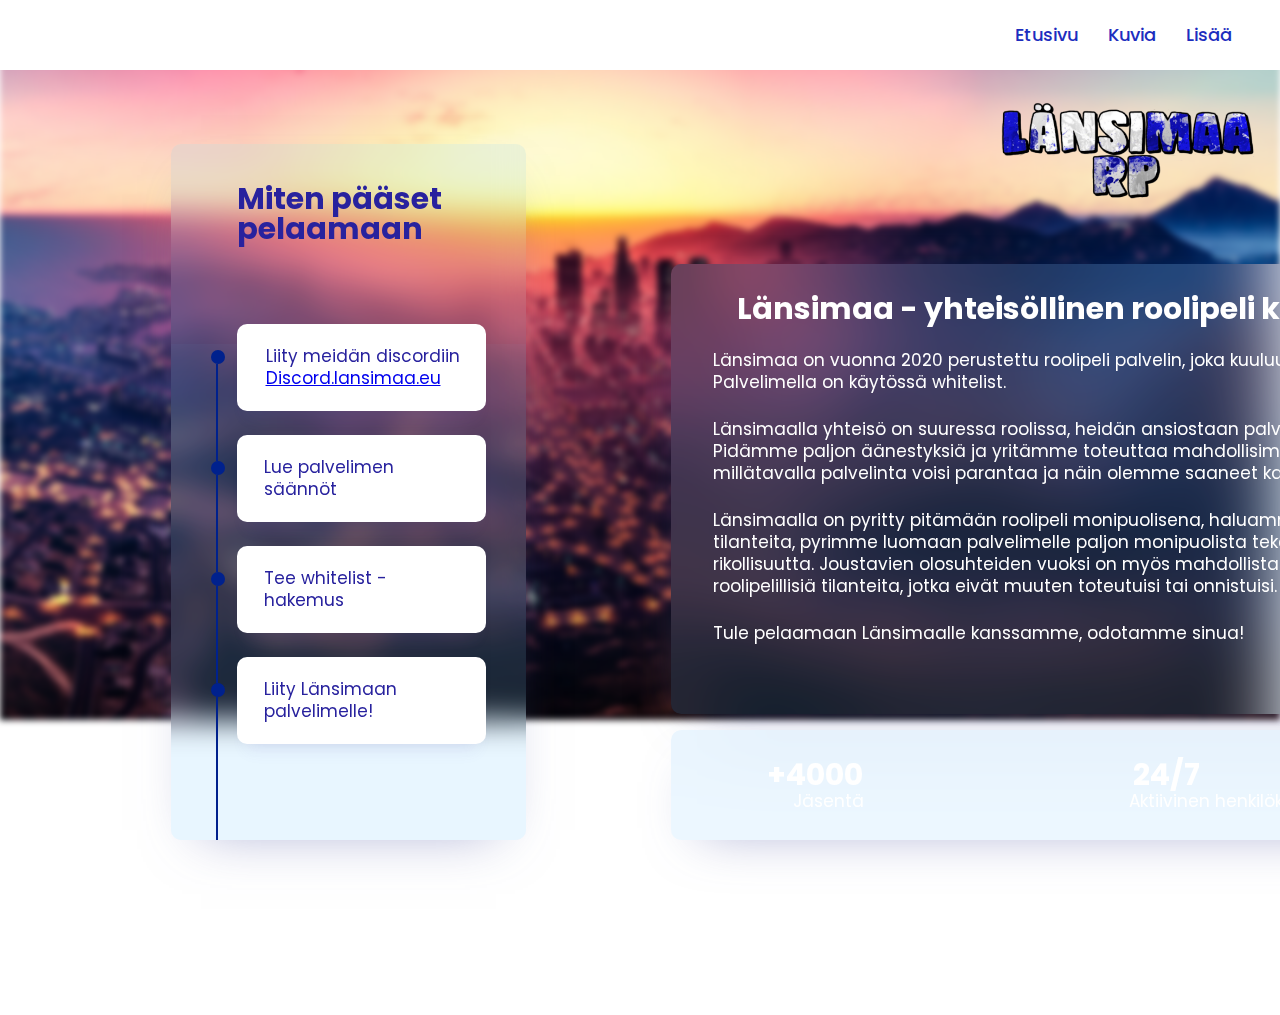
<file: index.html>
<!DOCTYPE html>
<html lang="eng">


<head>
  <meta charset="UTF-8">
  <link href="css/ulkoasu.css" rel="stylesheet">
  <link href="css/Etusivuohje.css" rel="stylesheet">
  <link href="css/media.css" rel="stylesheet">
  <link href="https://fonts.googleapis.com/css?family=Archivo+Black&display=swap" rel="stylesheet">

</head>

<body>
  
  <!-------------------------------------------------------->

  <nav>
    <div class="wrapper">
      <div class="logo"><a href="#"></a></div>
      <ul class="nav-links">
        <li><a href="index.html">Etusivu</a></li>
        <li><a href="kuvia.html">Kuvia</a></li>

        <li>
          <a href="#" class="desktop-item">Lisää</a>
          <input type="checkbox" id="showMega">
          <label for="showMega" class="mobile-item">Mega Menu</label>
          <div class="mega-box">
            <div class="content">
              <div class="row">
                <img
                  src="img/Lansimaa_logo_identity.png"
                  alt="">
              </div>
              <div class="row">
                <header>Länsimaan säännöt</header>
                <ul class="mega-links">
                  <li><a href="dc-säännöt.html">Discord säännöt</a></li>
                  <li><a href="rp-säännöt.html">Roolipeli säännöt</a></li>
                  <li><a target="_blank", href="https://drive.google.com/file/d/10idn3X-y6XdYLoh7VbAgaC2nbhBC8Htr/view">Käyttöehdot</a></li>

                </ul>
              </div>
              <div class="row">
                <header>Ota yhteyttä</header>
                <ul class="mega-links">
                  <li><a href="mailto:contact@lansimaa.eu">Länsimaa sähköposti</a></li>
                  <li><a target="_blank", href="https://discord.com/channels/709622506922836030/1032260434394349598">Discord</a></li>
                </ul>
            </div>
          </div>
        </li>
      </ul>
      <label for="menu-btn" class="btn menu-btn"><i class="fas fa-bars"></i></label>
    </div>
  </nav> 
  <img class="taustak" src="img/taustakuva6.jpg" >
  <img class="logoo" src="img/länkkäri2.png">

  <!-------------------------------------------------------------------------------------------------------------------------->

  <div class="main">

      <div class="timeline">
        
        <h3>Miten pääset pelaamaan</h3> 
        <div class="box">
          
          <div class="container">
            
            <div class="lines">
              <div class="dot"></div>
              <div class="line"></div>
              <div class="dot"></div>
              <div class="line"></div>
              <div class="dot"></div>
              <div class="line"></div>
              <div class="dot"></div>
              <div class="line"></div>
              <div class="line"></div>
            </div>
            
            <div class="cards">
              <div class="card">
                <p>Liity meidän discordiin <br> <a target="_blank", href="Discord.lansimaa.eu">Discord.lansimaa.eu</a></p>
              </div>
              <div class="card">
                <p>Lue palvelimen säännöt</p>
              </div>
              <div class="card">
                <p>Tee whitelist -hakemus</p>
              </div>
              <div class="card ">
                <p>Liity Länsimaan palvelimelle!</p>
                
            </div>
          </div>
        </div>
      </div>
  </div>

  <div class="main">

    <div class="timeline2">
      <div class="box">
        <h3>Länsimaa - yhteisöllinen roolipeli kaikille</h3>
        <br>
        <p class="ö">Länsimaa on vuonna 2020 perustettu roolipeli palvelin, joka kuuluu Suomiteemaisten palvelimien TOP10 listalle. 
           Palvelimella on käytössä whitelist.</p> 
        <br>
        <p class="ö">Länsimaalla yhteisö on suuressa roolissa, heidän ansiostaan palvelin on rakennettu juuri sellaiseksi mitä on toivottu. Pidämme paljon äänestyksiä ja yritämme toteuttaa mahdollisimman paljon yhteisön tuomia ideoita ja ajatuksia millätavalla palvelinta voisi parantaa ja näin olemme saaneet kaikkien roolipelikokemuksista parempia!  </p> 
        <br>
        <p class="ö">Länsimaalla on pyritty pitämään roolipeli monipuolisena, haluamme että roolipeli on muutakin kuin rosvot vs poliisi -tilanteita, pyrimme luomaan palvelimelle paljon monipuolista tekemistä myös kansalaisille, jotka eivät halua tehdä rikollisuutta. Joustavien olosuhteiden vuoksi on myös mahdollista järjestää Länsimaan henkilökunnan avustuksella roolipelillisiä tilanteita, jotka eivät muuten toteutuisi tai onnistuisi.</p>
        <br>
        <p class="ö">Tule pelaamaan Länsimaalle kanssamme, odotamme sinua!</p>
    </div>
  </div>

  <div class="main">

    <div class="timeline3">
      <div class="box">
        <h3 class="glow">&nbsp;&nbsp;&nbsp;&nbsp;&nbsp;+4000 &nbsp;&nbsp;&nbsp;&nbsp;&nbsp;&nbsp;&nbsp;&nbsp;&nbsp;&nbsp;&nbsp;&nbsp;&nbsp;&nbsp;&nbsp;&nbsp;&nbsp;&nbsp;&nbsp;&nbsp;&nbsp;&nbsp;&nbsp;&nbsp;&nbsp;&nbsp;&nbsp;&nbsp;&nbsp;&nbsp;&nbsp;&nbsp;&nbsp;&nbsp;&nbsp;&nbsp;&nbsp;&nbsp;&nbsp;&nbsp;&nbsp;&nbsp;&nbsp; 
          24/7  &nbsp;&nbsp;&nbsp;&nbsp;&nbsp;&nbsp;&nbsp;&nbsp;&nbsp;&nbsp;&nbsp;&nbsp;&nbsp;&nbsp;&nbsp;&nbsp;&nbsp;&nbsp;&nbsp;&nbsp;&nbsp;&nbsp;&nbsp;&nbsp;&nbsp;&nbsp;&nbsp;&nbsp;&nbsp;&nbsp;&nbsp;&nbsp;&nbsp;&nbsp;&nbsp;&nbsp;&nbsp;&nbsp;&nbsp;&nbsp;&nbsp;&nbsp;&nbsp;&nbsp;
          TOP 10</h3>
        <p class="j">&nbsp;&nbsp;&nbsp;&nbsp;&nbsp;&nbsp;&nbsp;&nbsp;&nbsp;&nbsp;&nbsp;&nbsp;&nbsp;&nbsp;&nbsp;&nbsp;Jäsentä&nbsp;&nbsp;&nbsp;&nbsp;&nbsp;&nbsp;&nbsp;&nbsp;&nbsp;&nbsp;&nbsp;&nbsp;&nbsp;&nbsp;&nbsp;&nbsp;&nbsp;&nbsp;&nbsp;&nbsp;&nbsp;&nbsp;&nbsp;&nbsp;&nbsp;&nbsp;&nbsp;&nbsp;&nbsp;&nbsp;&nbsp;&nbsp;&nbsp;&nbsp;&nbsp;&nbsp;&nbsp;&nbsp;&nbsp;&nbsp;&nbsp;&nbsp;&nbsp;&nbsp;&nbsp;&nbsp;&nbsp;&nbsp;&nbsp;&nbsp;&nbsp;&nbsp;
        Aktiivinen henkilökunta&nbsp;&nbsp;&nbsp;&nbsp;&nbsp;&nbsp;&nbsp;&nbsp;&nbsp;&nbsp;&nbsp;&nbsp;&nbsp;&nbsp;&nbsp;&nbsp;&nbsp;&nbsp;&nbsp;&nbsp;&nbsp;&nbsp;&nbsp;&nbsp;&nbsp;&nbsp;&nbsp;&nbsp;&nbsp;&nbsp;&nbsp;&nbsp;&nbsp;&nbsp;&nbsp;&nbsp;&nbsp;Suomiteemainen palvelin</p>
    </div>
  </div>

  <div class="main">
    <div class="timeline4">
      <div class="box">
        <ul class="wrapper">
          <li class="icon tiktok"><a href="https://www.tiktok.com/@lansimaarp.fivem" target="_blank">
            <svg
              viewBox="20 -50 200 300"
              height="1.9em"
              fill="currentColor"
              xmlns="http://www.w3.org/2000/svg" x="0px" y="0px" width="100" height="100" viewBox="0,0,256,256"
              >
              <g stroke="none" stroke-width="1" stroke-linecap="butt" stroke-linejoin="miter" stroke-miterlimit="10" stroke-dasharray="" stroke-dashoffset="0" font-family="none" font-weight="none" font-size="none" text-anchor="none" style="mix-blend-mode: normal"><g transform="scale(5.12,5.12)"><path d="M9,4c-2.75042,0 -5,2.24958 -5,5v32c0,2.75042 2.24958,5 5,5h32c2.75042,0 5,-2.24958 5,-5v-32c0,-2.75042 -2.24958,-5 -5,-5zM9,6h32c1.67158,0 3,1.32842 3,3v32c0,1.67158 -1.32842,3 -3,3h-32c-1.67158,0 -3,-1.32842 -3,-3v-32c0,-1.67158 1.32842,-3 3,-3zM26.04297,10c-0.5515,0.00005 -0.99887,0.44655 -1,0.99805c0,0 -0.01098,4.87522 -0.02148,9.76172c-0.0053,2.44325 -0.01168,4.88902 -0.01562,6.73047c-0.00394,1.84145 -0.00586,3.0066 -0.00586,3.10352c0,1.81526 -1.64858,3.29883 -3.52734,3.29883c-1.86379,0 -3.35156,-1.48972 -3.35156,-3.35352c0,-1.86379 1.48777,-3.35156 3.35156,-3.35156c0.06314,0 0.1904,0.02075 0.4082,0.04688c0.28415,0.03406 0.56927,-0.05523 0.78323,-0.24529c0.21396,-0.19006 0.33624,-0.46267 0.33591,-0.74885v-4.20117c-0.00005,-0.528 -0.41054,-0.965 -0.9375,-0.99805c-0.15583,-0.0098 -0.35192,-0.0293 -0.58984,-0.0293c-5.24953,0 -9.52734,4.27782 -9.52734,9.52734c0,5.24953 4.27782,9.52734 9.52734,9.52734c5.24938,0 9.52734,-4.27782 9.52734,-9.52734v-9.04883c1.45461,1.16341 3.26752,1.90039 5.26953,1.90039c0.27306,0 0.53277,-0.01618 0.78125,-0.03906c0.51463,-0.04749 0.90832,-0.47927 0.9082,-0.99609v-4.66992c0.0003,-0.52448 -0.40463,-0.9601 -0.92773,-0.99805c-3.14464,-0.22561 -5.65141,-2.67528 -5.97852,-5.79102c-0.05305,-0.50925 -0.48214,-0.89619 -0.99414,-0.89648zM27.04102,12h2.28125c0.72678,3.2987 3.30447,5.8144 6.63672,6.44531v2.86523c-2.13887,-0.10861 -4.01749,-1.1756 -5.12305,-2.85742c-0.24284,-0.36962 -0.69961,-0.53585 -1.12322,-0.40877c-0.4236,0.12708 -0.71344,0.51729 -0.71272,0.95955v11.53516c0,4.16848 -3.35873,7.52734 -7.52734,7.52734c-4.16848,0 -7.52734,-3.35887 -7.52734,-7.52734c0,-4.00052 3.12077,-7.17588 7.05469,-7.43164v2.17578c-2.71358,0.25252 -4.87891,2.47904 -4.87891,5.25586c0,2.94421 2.40735,5.35352 5.35156,5.35352c2.92924,0 5.52734,-2.30609 5.52734,-5.29883c0,0.04892 0.00186,-1.25818 0.00586,-3.09961c0.0039,-1.84143 0.01037,-4.28722 0.01563,-6.73047c0.0094,-4.3869 0.0177,-7.91447 0.01953,-8.76367z"></path></g></g>
              </svg>
          </a>
          </li>
          <li class="icon discord"><a href="https://discord.gg/Ue9UuxDaU7" target="_blank">
            <svg
              height="1.8em"
              fill="currentColor"
              viewBox="0 -5 48 48"
              xmlns="http://www.w3.org/2000/svg" x="0px" y="0px" width="100" height="100" viewBox="0 0 50 50">
                          <path d="M 18.90625 7 C 18.90625 7 12.539063 7.4375 8.375 10.78125 C 8.355469 10.789063 8.332031 10.800781 8.3125 10.8125 C 7.589844 11.480469 7.046875 12.515625 6.375 14 C 5.703125 15.484375 4.992188 17.394531 4.34375 19.53125 C 3.050781 23.808594 2 29.058594 2 34 C 1.996094 34.175781 2.039063 34.347656 2.125 34.5 C 3.585938 37.066406 6.273438 38.617188 8.78125 39.59375 C 11.289063 40.570313 13.605469 40.960938 14.78125 41 C 15.113281 41.011719 15.429688 40.859375 15.625 40.59375 L 18.0625 37.21875 C 20.027344 37.683594 22.332031 38 25 38 C 27.667969 38 29.972656 37.683594 31.9375 37.21875 L 34.375 40.59375 C 34.570313 40.859375 34.886719 41.011719 35.21875 41 C 36.394531 40.960938 38.710938 40.570313 41.21875 39.59375 C 43.726563 38.617188 46.414063 37.066406 47.875 34.5 C 47.960938 34.347656 48.003906 34.175781 48 34 C 48 29.058594 46.949219 23.808594 45.65625 19.53125 C 45.007813 17.394531 44.296875 15.484375 43.625 14 C 42.953125 12.515625 42.410156 11.480469 41.6875 10.8125 C 41.667969 10.800781 41.644531 10.789063 41.625 10.78125 C 37.460938 7.4375 31.09375 7 31.09375 7 C 31.019531 6.992188 30.949219 6.992188 30.875 7 C 30.527344 7.046875 30.234375 7.273438 30.09375 7.59375 C 30.09375 7.59375 29.753906 8.339844 29.53125 9.40625 C 27.582031 9.09375 25.941406 9 25 9 C 24.058594 9 22.417969 9.09375 20.46875 9.40625 C 20.246094 8.339844 19.90625 7.59375 19.90625 7.59375 C 19.734375 7.203125 19.332031 6.964844 18.90625 7 Z M 18.28125 9.15625 C 18.355469 9.359375 18.40625 9.550781 18.46875 9.78125 C 16.214844 10.304688 13.746094 11.160156 11.4375 12.59375 C 11.074219 12.746094 10.835938 13.097656 10.824219 13.492188 C 10.816406 13.882813 11.039063 14.246094 11.390625 14.417969 C 11.746094 14.585938 12.167969 14.535156 12.46875 14.28125 C 17.101563 11.410156 22.996094 11 25 11 C 27.003906 11 32.898438 11.410156 37.53125 14.28125 C 37.832031 14.535156 38.253906 14.585938 38.609375 14.417969 C 38.960938 14.246094 39.183594 13.882813 39.175781 13.492188 C 39.164063 13.097656 38.925781 12.746094 38.5625 12.59375 C 36.253906 11.160156 33.785156 10.304688 31.53125 9.78125 C 31.59375 9.550781 31.644531 9.359375 31.71875 9.15625 C 32.859375 9.296875 37.292969 9.894531 40.3125 12.28125 C 40.507813 12.460938 41.1875 13.460938 41.8125 14.84375 C 42.4375 16.226563 43.09375 18.027344 43.71875 20.09375 C 44.9375 24.125 45.921875 29.097656 45.96875 33.65625 C 44.832031 35.496094 42.699219 36.863281 40.5 37.71875 C 38.5 38.496094 36.632813 38.84375 35.65625 38.9375 L 33.96875 36.65625 C 34.828125 36.378906 35.601563 36.078125 36.28125 35.78125 C 38.804688 34.671875 40.15625 33.5 40.15625 33.5 C 40.570313 33.128906 40.605469 32.492188 40.234375 32.078125 C 39.863281 31.664063 39.226563 31.628906 38.8125 32 C 38.8125 32 37.765625 32.957031 35.46875 33.96875 C 34.625 34.339844 33.601563 34.707031 32.4375 35.03125 C 32.167969 35 31.898438 35.078125 31.6875 35.25 C 29.824219 35.703125 27.609375 36 25 36 C 22.371094 36 20.152344 35.675781 18.28125 35.21875 C 18.070313 35.078125 17.8125 35.019531 17.5625 35.0625 C 16.394531 34.738281 15.378906 34.339844 14.53125 33.96875 C 12.234375 32.957031 11.1875 32 11.1875 32 C 10.960938 31.789063 10.648438 31.699219 10.34375 31.75 C 9.957031 31.808594 9.636719 32.085938 9.53125 32.464844 C 9.421875 32.839844 9.546875 33.246094 9.84375 33.5 C 9.84375 33.5 11.195313 34.671875 13.71875 35.78125 C 14.398438 36.078125 15.171875 36.378906 16.03125 36.65625 L 14.34375 38.9375 C 13.367188 38.84375 11.5 38.496094 9.5 37.71875 C 7.300781 36.863281 5.167969 35.496094 4.03125 33.65625 C 4.078125 29.097656 5.0625 24.125 6.28125 20.09375 C 6.90625 18.027344 7.5625 16.226563 8.1875 14.84375 C 8.8125 13.460938 9.492188 12.460938 9.6875 12.28125 C 12.707031 9.894531 17.140625 9.296875 18.28125 9.15625 Z M 18.5 21 C 15.949219 21 14 23.316406 14 26 C 14 28.683594 15.949219 31 18.5 31 C 21.050781 31 23 28.683594 23 26 C 23 23.316406 21.050781 21 18.5 21 Z M 31.5 21 C 28.949219 21 27 23.316406 27 26 C 27 28.683594 28.949219 31 31.5 31 C 34.050781 31 36 28.683594 36 26 C 36 23.316406 34.050781 21 31.5 21 Z M 18.5 23 C 19.816406 23 21 24.265625 21 26 C 21 27.734375 19.816406 29 18.5 29 C 17.183594 29 16 27.734375 16 26 C 16 24.265625 17.183594 23 18.5 23 Z M 31.5 23 C 32.816406 23 34 24.265625 34 26 C 34 27.734375 32.816406 29 31.5 29 C 30.183594 29 29 27.734375 29 26 C 29 24.265625 30.183594 23 31.5 23 Z"></path>
              </svg>
              </a>
          </li>
        </ul>
      </div>
    </div>
  </div>
  <div class="main">
    <div class="timeline5">
      <div class="box">
        <p>&nbsp;&nbsp;&#169; Julumaepe</p>
    	</div>
    </div>
  </div>
</body>
</html>
</file>
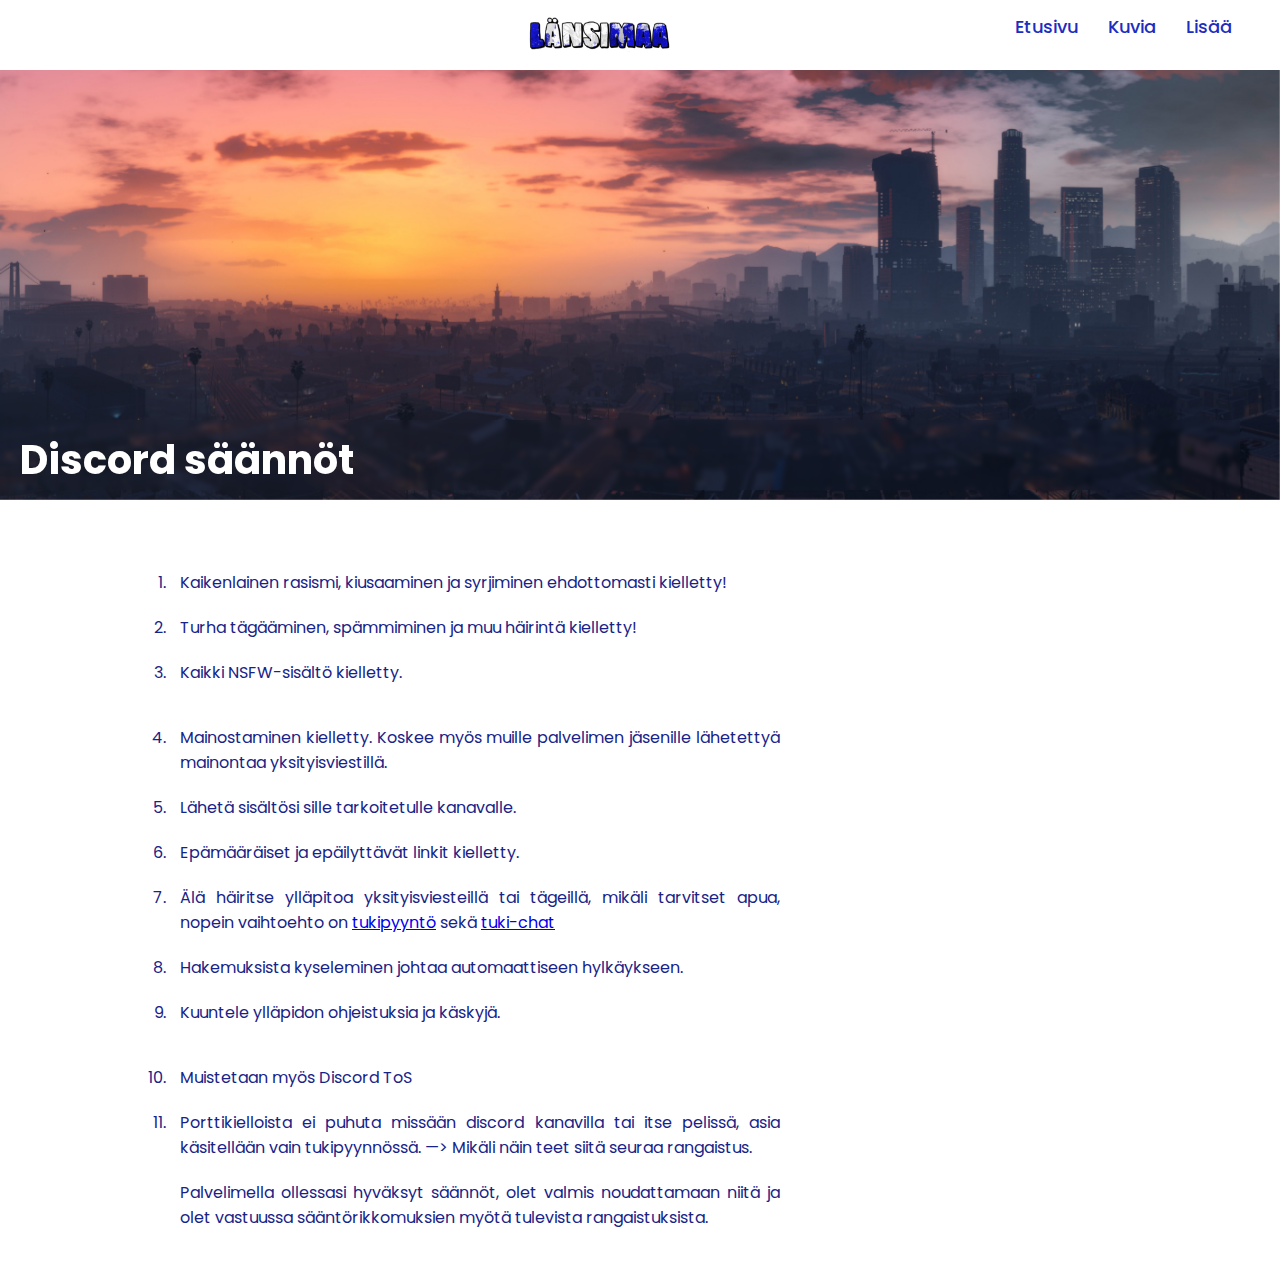
<file: dc-säännöt.html>
<!DOCTYPE html>
<head>
    <link href="css/ulkoasu.css" rel="stylesheet">
    <link href="css/säännöt.css" rel="stylesheet">
</head>
<body>
  <nav>
    <div class="wrapper">
      <div class="logo"><a href="#"></a></div>
      <input type="radio" name="slider" id="menu-btn">
      <input type="radio" name="slider" id="close-btn">
      <ul class="nav-links">
        <label for="close-btn" class="btn close-btn"><i class="fas fa-times"></i></label>
        <li><img src="img/länkkäri.png" width="30%" height="70%"></li>
        <li><a href="index.html">Etusivu</a></li>
        <li><a href="kuvia.html">Kuvia</a></li>

        
            <li>
              <a href="#" class="desktop-item">Lisää</a>
              <input type="checkbox" id="showMega">
              <label for="showMega" class="mobile-item">Mega Menu</label>
              <div class="mega-box">
                <div class="content">
                  <div class="row">
                    <img
                      class=kansik src="img/Lansimaa_logo_identity.png"
                      alt="">
                  </div>
                  <div class="row">
                    <header>Länsimaan säännöt</header>
                    <ul class="mega-links">
                      <li><a href="dc-säännöt.html">Discord säännöt</a></li>
                      <li><a href="rp-säännöt.html">Roolipeli säännöt</a></li>
                      <li><a target="_blank", href="https://drive.google.com/file/d/10idn3X-y6XdYLoh7VbAgaC2nbhBC8Htr/view">Käyttöehdot</a></li>
    
                    </ul>
                  </div>
                  <div class="row">
                    <header>Ota yhteyttä</header>
                    <ul class="mega-links">
                      <li><a href="mailto:Lansimaarp@gmail.com">Länsimaa sähköposti</a></li>
                      <li><a target="_blank", href="https://discord.com/channels/709622506922836030/1032260434394349598">Discord</a></li>
    
                    </ul>
                  </div>
                </div>
              </div>
            </li>
          </ul>
          <label for="menu-btn" class="btn menu-btn"><i class="fas fa-bars"></i></label>
        </div>
      </nav>
<header class="hero"></header>
<article>
  <h1>Discord säännöt</h1>
    <br>
    <br>
    <ol>
      <li class="s">Kaikenlainen rasismi, kiusaaminen ja syrjiminen ehdottomasti kielletty!</li>
      <li class="s">Turha tägääminen, spämmiminen ja muu häirintä kielletty!</li>
      <li class="s">Kaikki NSFW-sisältö kielletty.</p>
      <li class="s">Mainostaminen kielletty. Koskee myös muille palvelimen jäsenille lähetettyä mainontaa yksityisviestillä.</li>
      <li class="s">Lähetä sisältösi sille tarkoitetulle kanavalle.</li>
      <li class="s">Epämääräiset ja epäilyttävät linkit kielletty.</li>
      <li class="s">Älä häiritse ylläpitoa yksityisviesteillä tai tägeillä, mikäli tarvitset apua, nopein vaihtoehto on <a target="_blank", href="https://discord.com/channels/709622506922836030/1032260434394349598">tukipyyntö</a> sekä <a target="_blank", href="https://discord.com/channels/709622506922836030/1032264319271981076">tuki-chat</a></li>
      <li class="s">Hakemuksista kyseleminen johtaa automaattiseen hylkäykseen.</li>
      <li class="s">Kuuntele ylläpidon ohjeistuksia ja käskyjä.</p>
      <li class="s">Muistetaan myös Discord ToS</li>
      <li class="s">Porttikielloista ei puhuta missään discord kanavilla tai itse pelissä, asia käsitellään vain tukipyynnössä. —> Mikäli näin teet siitä seuraa rangaistus.</p>
      <p>Palvelimella ollessasi hyväksyt säännöt, olet valmis noudattamaan niitä ja olet vastuussa sääntörikkomuksien myötä tulevista rangaistuksista.</li>
  </ol>
</article>
</body>
</html>
</file>
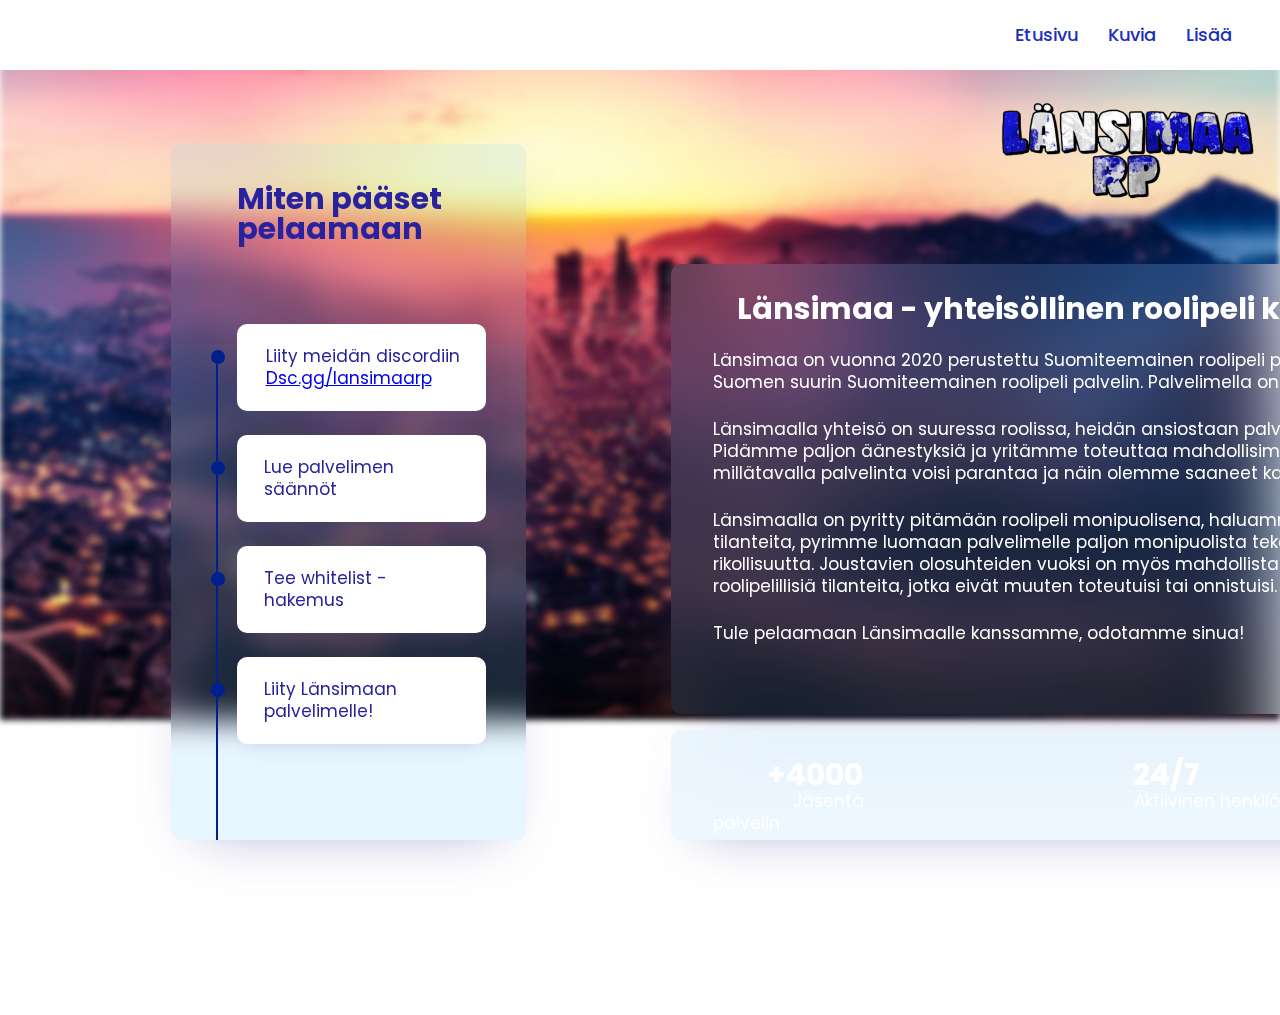
<file: etusivu.html>
<!DOCTYPE html>
<html lang="eng">


<head>
  <meta charset="UTF-8">
  <link href="css/ulkoasu.css" rel="stylesheet">
  <link href="css/Etusivuohje.css" rel="stylesheet">
  <link href="css/media.css" rel="stylesheet">
  <link href="https://fonts.googleapis.com/css?family=Archivo+Black&display=swap" rel="stylesheet">

</head>

<body>
  
  <!-------------------------------------------------------->

  <nav>
    <div class="wrapper">
      <div class="logo"><a href="#"></a></div>
      <ul class="nav-links">
        <li><a href="etusivu.html">Etusivu</a></li>
        <li><a href="kuvia.html">Kuvia</a></li>

        <li>
          <a href="#" class="desktop-item">Lisää</a>
          <input type="checkbox" id="showMega">
          <label for="showMega" class="mobile-item">Mega Menu</label>
          <div class="mega-box">
            <div class="content">
              <div class="row">
                <img
                  src="img/Lansimaa_logo_identity.png"
                  alt="">
              </div>
              <div class="row">
                <header>Länsimaan säännöt</header>
                <ul class="mega-links">
                  <li><a href="dc-säännöt.html">Discord säännöt</a></li>
                  <li><a href="rp-säännöt.html">Roolipeli säännöt</a></li>
                  <li><a target="_blank", href="https://drive.google.com/file/d/10idn3X-y6XdYLoh7VbAgaC2nbhBC8Htr/view">Käyttöehdot</a></li>

                </ul>
              </div>
              <div class="row">
                <header>Ota yhteyttä</header>
                <ul class="mega-links">
                  <li><a href="mailto:Lansimaarp@gmail.com">Länsimaa sähköposti</a></li>
                  <li><a target="_blank", href="https://discord.com/channels/709622506922836030/1032260434394349598">Discord</a></li>
                </ul>
            </div>
          </div>
        </li>
      </ul>
      <label for="menu-btn" class="btn menu-btn"><i class="fas fa-bars"></i></label>
    </div>
  </nav> 
  <img class="taustak" src="img/taustakuva6.jpg" >
  <img class="logoo" src="img/länkkäri2.png">

  <!-------------------------------------------------------------------------------------------------------------------------->

  <div class="main">

      <div class="timeline">
        
        <h3>Miten pääset pelaamaan</h3> 
        <div class="box">
          
          <div class="container">
            
            <div class="lines">
              <div class="dot"></div>
              <div class="line"></div>
              <div class="dot"></div>
              <div class="line"></div>
              <div class="dot"></div>
              <div class="line"></div>
              <div class="dot"></div>
              <div class="line"></div>
              <div class="line"></div>
            </div>
            
            <div class="cards">
              <div class="card">
                <p>Liity meidän discordiin <br> <a target="_blank", href="https://discord.gg/Ue9UuxDaU7">Dsc.gg/lansimaarp</a></p>
              </div>
              <div class="card">
                <p>Lue palvelimen säännöt</p>
              </div>
              <div class="card">
                <p>Tee whitelist -hakemus</p>
              </div>
              <div class="card ">
                <p>Liity Länsimaan palvelimelle!</p>
                
            </div>
          </div>
        </div>
      </div>
  </div>

  <div class="main">

    <div class="timeline2">
      <div class="box">
        <h3>Länsimaa - yhteisöllinen roolipeli kaikille</h3>
        <br>
        <p class="ö">Länsimaa on vuonna 2020 perustettu Suomiteemainen roolipeli palvelin, joka on txAdmin ennätys listojen mukaan Suomen suurin Suomiteemainen roolipeli palvelin. 
           Palvelimella on käytössä whitelist.</p> 
        <br>
        <p class="ö">Länsimaalla yhteisö on suuressa roolissa, heidän ansiostaan palvelin on rakennettu juuri sellaiseksi mitä on toivottu. Pidämme paljon äänestyksiä ja yritämme toteuttaa mahdollisimman paljon yhteisön tuomia ideoita ja ajatuksia millätavalla palvelinta voisi parantaa ja näin olemme saaneet kaikkien roolipelikokemuksista parempia!  </p> 
        <br>
        <p class="ö">Länsimaalla on pyritty pitämään roolipeli monipuolisena, haluamme että roolipeli on muutakin kuin rosvot vs poliisi -tilanteita, pyrimme luomaan palvelimelle paljon monipuolista tekemistä myös kansalaisille, jotka eivät halua tehdä rikollisuutta. Joustavien olosuhteiden vuoksi on myös mahdollista järjestää Länsimaan henkilökunnan avustuksella roolipelillisiä tilanteita, jotka eivät muuten toteutuisi tai onnistuisi.</p>
        <br>
        <p class="ö">Tule pelaamaan Länsimaalle kanssamme, odotamme sinua!</p>
    </div>
  </div>

  <div class="main">

    <div class="timeline3">
      <div class="box">
        <h3 class="glow">&nbsp;&nbsp;&nbsp;&nbsp;&nbsp;+4000 &nbsp;&nbsp;&nbsp;&nbsp;&nbsp;&nbsp;&nbsp;&nbsp;&nbsp;&nbsp;&nbsp;&nbsp;&nbsp;&nbsp;&nbsp;&nbsp;&nbsp;&nbsp;&nbsp;&nbsp;&nbsp;&nbsp;&nbsp;&nbsp;&nbsp;&nbsp;&nbsp;&nbsp;&nbsp;&nbsp;&nbsp;&nbsp;&nbsp;&nbsp;&nbsp;&nbsp;&nbsp;&nbsp;&nbsp;&nbsp;&nbsp;&nbsp;&nbsp; 
          24/7  &nbsp;&nbsp;&nbsp;&nbsp;&nbsp;&nbsp;&nbsp;&nbsp;&nbsp;&nbsp;&nbsp;&nbsp;&nbsp;&nbsp;&nbsp;&nbsp;&nbsp;&nbsp;&nbsp;&nbsp;&nbsp;&nbsp;&nbsp;&nbsp;&nbsp;&nbsp;&nbsp;&nbsp;&nbsp;&nbsp;&nbsp;&nbsp;&nbsp;&nbsp;&nbsp;&nbsp;&nbsp;&nbsp;&nbsp;&nbsp;&nbsp;&nbsp;&nbsp;&nbsp;&nbsp;&nbsp;
          TOP 1</h3>
        <p class="j">&nbsp;&nbsp;&nbsp;&nbsp;&nbsp;&nbsp;&nbsp;&nbsp;&nbsp;&nbsp;&nbsp;&nbsp;&nbsp;&nbsp;&nbsp;&nbsp;Jäsentä&nbsp;&nbsp;&nbsp;&nbsp;&nbsp;&nbsp;&nbsp;&nbsp;&nbsp;&nbsp;&nbsp;&nbsp;&nbsp;&nbsp;&nbsp;&nbsp;&nbsp;&nbsp;&nbsp;&nbsp;&nbsp;&nbsp;&nbsp;&nbsp;&nbsp;&nbsp;&nbsp;&nbsp;&nbsp;&nbsp;&nbsp;&nbsp;&nbsp;&nbsp;&nbsp;&nbsp;&nbsp;&nbsp;&nbsp;&nbsp;&nbsp;&nbsp;&nbsp;&nbsp;&nbsp;&nbsp;&nbsp;&nbsp;&nbsp;&nbsp;&nbsp;&nbsp;&nbsp;
        Aktiivinen henkilökunta&nbsp;&nbsp;&nbsp;&nbsp;&nbsp;&nbsp;&nbsp;&nbsp;&nbsp;&nbsp;&nbsp;&nbsp;&nbsp;&nbsp;&nbsp;&nbsp;&nbsp;&nbsp;&nbsp;&nbsp;&nbsp;&nbsp;&nbsp;&nbsp;&nbsp;&nbsp;&nbsp;&nbsp;&nbsp;&nbsp;&nbsp;&nbsp;&nbsp;&nbsp;&nbsp;&nbsp;&nbsp;Suomiteemainen palvelin</p>
    </div>
  </div>

  <div class="main">
    <div class="timeline4">
      <div class="box">
        <ul class="wrapper">
          <li class="icon tiktok"><a href="https://www.tiktok.com/@lansimaarp.fivem" target="_blank">
            <svg
              viewBox="20 -50 200 300"
              height="1.9em"
              fill="currentColor"
              xmlns="http://www.w3.org/2000/svg" x="0px" y="0px" width="100" height="100" viewBox="0,0,256,256"
              >
              <g stroke="none" stroke-width="1" stroke-linecap="butt" stroke-linejoin="miter" stroke-miterlimit="10" stroke-dasharray="" stroke-dashoffset="0" font-family="none" font-weight="none" font-size="none" text-anchor="none" style="mix-blend-mode: normal"><g transform="scale(5.12,5.12)"><path d="M9,4c-2.75042,0 -5,2.24958 -5,5v32c0,2.75042 2.24958,5 5,5h32c2.75042,0 5,-2.24958 5,-5v-32c0,-2.75042 -2.24958,-5 -5,-5zM9,6h32c1.67158,0 3,1.32842 3,3v32c0,1.67158 -1.32842,3 -3,3h-32c-1.67158,0 -3,-1.32842 -3,-3v-32c0,-1.67158 1.32842,-3 3,-3zM26.04297,10c-0.5515,0.00005 -0.99887,0.44655 -1,0.99805c0,0 -0.01098,4.87522 -0.02148,9.76172c-0.0053,2.44325 -0.01168,4.88902 -0.01562,6.73047c-0.00394,1.84145 -0.00586,3.0066 -0.00586,3.10352c0,1.81526 -1.64858,3.29883 -3.52734,3.29883c-1.86379,0 -3.35156,-1.48972 -3.35156,-3.35352c0,-1.86379 1.48777,-3.35156 3.35156,-3.35156c0.06314,0 0.1904,0.02075 0.4082,0.04688c0.28415,0.03406 0.56927,-0.05523 0.78323,-0.24529c0.21396,-0.19006 0.33624,-0.46267 0.33591,-0.74885v-4.20117c-0.00005,-0.528 -0.41054,-0.965 -0.9375,-0.99805c-0.15583,-0.0098 -0.35192,-0.0293 -0.58984,-0.0293c-5.24953,0 -9.52734,4.27782 -9.52734,9.52734c0,5.24953 4.27782,9.52734 9.52734,9.52734c5.24938,0 9.52734,-4.27782 9.52734,-9.52734v-9.04883c1.45461,1.16341 3.26752,1.90039 5.26953,1.90039c0.27306,0 0.53277,-0.01618 0.78125,-0.03906c0.51463,-0.04749 0.90832,-0.47927 0.9082,-0.99609v-4.66992c0.0003,-0.52448 -0.40463,-0.9601 -0.92773,-0.99805c-3.14464,-0.22561 -5.65141,-2.67528 -5.97852,-5.79102c-0.05305,-0.50925 -0.48214,-0.89619 -0.99414,-0.89648zM27.04102,12h2.28125c0.72678,3.2987 3.30447,5.8144 6.63672,6.44531v2.86523c-2.13887,-0.10861 -4.01749,-1.1756 -5.12305,-2.85742c-0.24284,-0.36962 -0.69961,-0.53585 -1.12322,-0.40877c-0.4236,0.12708 -0.71344,0.51729 -0.71272,0.95955v11.53516c0,4.16848 -3.35873,7.52734 -7.52734,7.52734c-4.16848,0 -7.52734,-3.35887 -7.52734,-7.52734c0,-4.00052 3.12077,-7.17588 7.05469,-7.43164v2.17578c-2.71358,0.25252 -4.87891,2.47904 -4.87891,5.25586c0,2.94421 2.40735,5.35352 5.35156,5.35352c2.92924,0 5.52734,-2.30609 5.52734,-5.29883c0,0.04892 0.00186,-1.25818 0.00586,-3.09961c0.0039,-1.84143 0.01037,-4.28722 0.01563,-6.73047c0.0094,-4.3869 0.0177,-7.91447 0.01953,-8.76367z"></path></g></g>
              </svg>
          </a>
          </li>
          <li class="icon discord"><a href="https://discord.gg/Ue9UuxDaU7" target="_blank">
            <svg
              height="1.8em"
              fill="currentColor"
              viewBox="0 -5 48 48"
              xmlns="http://www.w3.org/2000/svg" x="0px" y="0px" width="100" height="100" viewBox="0 0 50 50">
                          <path d="M 18.90625 7 C 18.90625 7 12.539063 7.4375 8.375 10.78125 C 8.355469 10.789063 8.332031 10.800781 8.3125 10.8125 C 7.589844 11.480469 7.046875 12.515625 6.375 14 C 5.703125 15.484375 4.992188 17.394531 4.34375 19.53125 C 3.050781 23.808594 2 29.058594 2 34 C 1.996094 34.175781 2.039063 34.347656 2.125 34.5 C 3.585938 37.066406 6.273438 38.617188 8.78125 39.59375 C 11.289063 40.570313 13.605469 40.960938 14.78125 41 C 15.113281 41.011719 15.429688 40.859375 15.625 40.59375 L 18.0625 37.21875 C 20.027344 37.683594 22.332031 38 25 38 C 27.667969 38 29.972656 37.683594 31.9375 37.21875 L 34.375 40.59375 C 34.570313 40.859375 34.886719 41.011719 35.21875 41 C 36.394531 40.960938 38.710938 40.570313 41.21875 39.59375 C 43.726563 38.617188 46.414063 37.066406 47.875 34.5 C 47.960938 34.347656 48.003906 34.175781 48 34 C 48 29.058594 46.949219 23.808594 45.65625 19.53125 C 45.007813 17.394531 44.296875 15.484375 43.625 14 C 42.953125 12.515625 42.410156 11.480469 41.6875 10.8125 C 41.667969 10.800781 41.644531 10.789063 41.625 10.78125 C 37.460938 7.4375 31.09375 7 31.09375 7 C 31.019531 6.992188 30.949219 6.992188 30.875 7 C 30.527344 7.046875 30.234375 7.273438 30.09375 7.59375 C 30.09375 7.59375 29.753906 8.339844 29.53125 9.40625 C 27.582031 9.09375 25.941406 9 25 9 C 24.058594 9 22.417969 9.09375 20.46875 9.40625 C 20.246094 8.339844 19.90625 7.59375 19.90625 7.59375 C 19.734375 7.203125 19.332031 6.964844 18.90625 7 Z M 18.28125 9.15625 C 18.355469 9.359375 18.40625 9.550781 18.46875 9.78125 C 16.214844 10.304688 13.746094 11.160156 11.4375 12.59375 C 11.074219 12.746094 10.835938 13.097656 10.824219 13.492188 C 10.816406 13.882813 11.039063 14.246094 11.390625 14.417969 C 11.746094 14.585938 12.167969 14.535156 12.46875 14.28125 C 17.101563 11.410156 22.996094 11 25 11 C 27.003906 11 32.898438 11.410156 37.53125 14.28125 C 37.832031 14.535156 38.253906 14.585938 38.609375 14.417969 C 38.960938 14.246094 39.183594 13.882813 39.175781 13.492188 C 39.164063 13.097656 38.925781 12.746094 38.5625 12.59375 C 36.253906 11.160156 33.785156 10.304688 31.53125 9.78125 C 31.59375 9.550781 31.644531 9.359375 31.71875 9.15625 C 32.859375 9.296875 37.292969 9.894531 40.3125 12.28125 C 40.507813 12.460938 41.1875 13.460938 41.8125 14.84375 C 42.4375 16.226563 43.09375 18.027344 43.71875 20.09375 C 44.9375 24.125 45.921875 29.097656 45.96875 33.65625 C 44.832031 35.496094 42.699219 36.863281 40.5 37.71875 C 38.5 38.496094 36.632813 38.84375 35.65625 38.9375 L 33.96875 36.65625 C 34.828125 36.378906 35.601563 36.078125 36.28125 35.78125 C 38.804688 34.671875 40.15625 33.5 40.15625 33.5 C 40.570313 33.128906 40.605469 32.492188 40.234375 32.078125 C 39.863281 31.664063 39.226563 31.628906 38.8125 32 C 38.8125 32 37.765625 32.957031 35.46875 33.96875 C 34.625 34.339844 33.601563 34.707031 32.4375 35.03125 C 32.167969 35 31.898438 35.078125 31.6875 35.25 C 29.824219 35.703125 27.609375 36 25 36 C 22.371094 36 20.152344 35.675781 18.28125 35.21875 C 18.070313 35.078125 17.8125 35.019531 17.5625 35.0625 C 16.394531 34.738281 15.378906 34.339844 14.53125 33.96875 C 12.234375 32.957031 11.1875 32 11.1875 32 C 10.960938 31.789063 10.648438 31.699219 10.34375 31.75 C 9.957031 31.808594 9.636719 32.085938 9.53125 32.464844 C 9.421875 32.839844 9.546875 33.246094 9.84375 33.5 C 9.84375 33.5 11.195313 34.671875 13.71875 35.78125 C 14.398438 36.078125 15.171875 36.378906 16.03125 36.65625 L 14.34375 38.9375 C 13.367188 38.84375 11.5 38.496094 9.5 37.71875 C 7.300781 36.863281 5.167969 35.496094 4.03125 33.65625 C 4.078125 29.097656 5.0625 24.125 6.28125 20.09375 C 6.90625 18.027344 7.5625 16.226563 8.1875 14.84375 C 8.8125 13.460938 9.492188 12.460938 9.6875 12.28125 C 12.707031 9.894531 17.140625 9.296875 18.28125 9.15625 Z M 18.5 21 C 15.949219 21 14 23.316406 14 26 C 14 28.683594 15.949219 31 18.5 31 C 21.050781 31 23 28.683594 23 26 C 23 23.316406 21.050781 21 18.5 21 Z M 31.5 21 C 28.949219 21 27 23.316406 27 26 C 27 28.683594 28.949219 31 31.5 31 C 34.050781 31 36 28.683594 36 26 C 36 23.316406 34.050781 21 31.5 21 Z M 18.5 23 C 19.816406 23 21 24.265625 21 26 C 21 27.734375 19.816406 29 18.5 29 C 17.183594 29 16 27.734375 16 26 C 16 24.265625 17.183594 23 18.5 23 Z M 31.5 23 C 32.816406 23 34 24.265625 34 26 C 34 27.734375 32.816406 29 31.5 29 C 30.183594 29 29 27.734375 29 26 C 29 24.265625 30.183594 23 31.5 23 Z"></path>
              </svg>
              </a>
          </li>
        </ul>
      </div>
    </div>
  </div>
  <div class="main">
    <div class="timeline5">
      <div class="box">
        <p>&nbsp;&nbsp;&#169; Julumaepe</p>
    	</div>
    </div>
  </div>
</body>
</html>
</file>
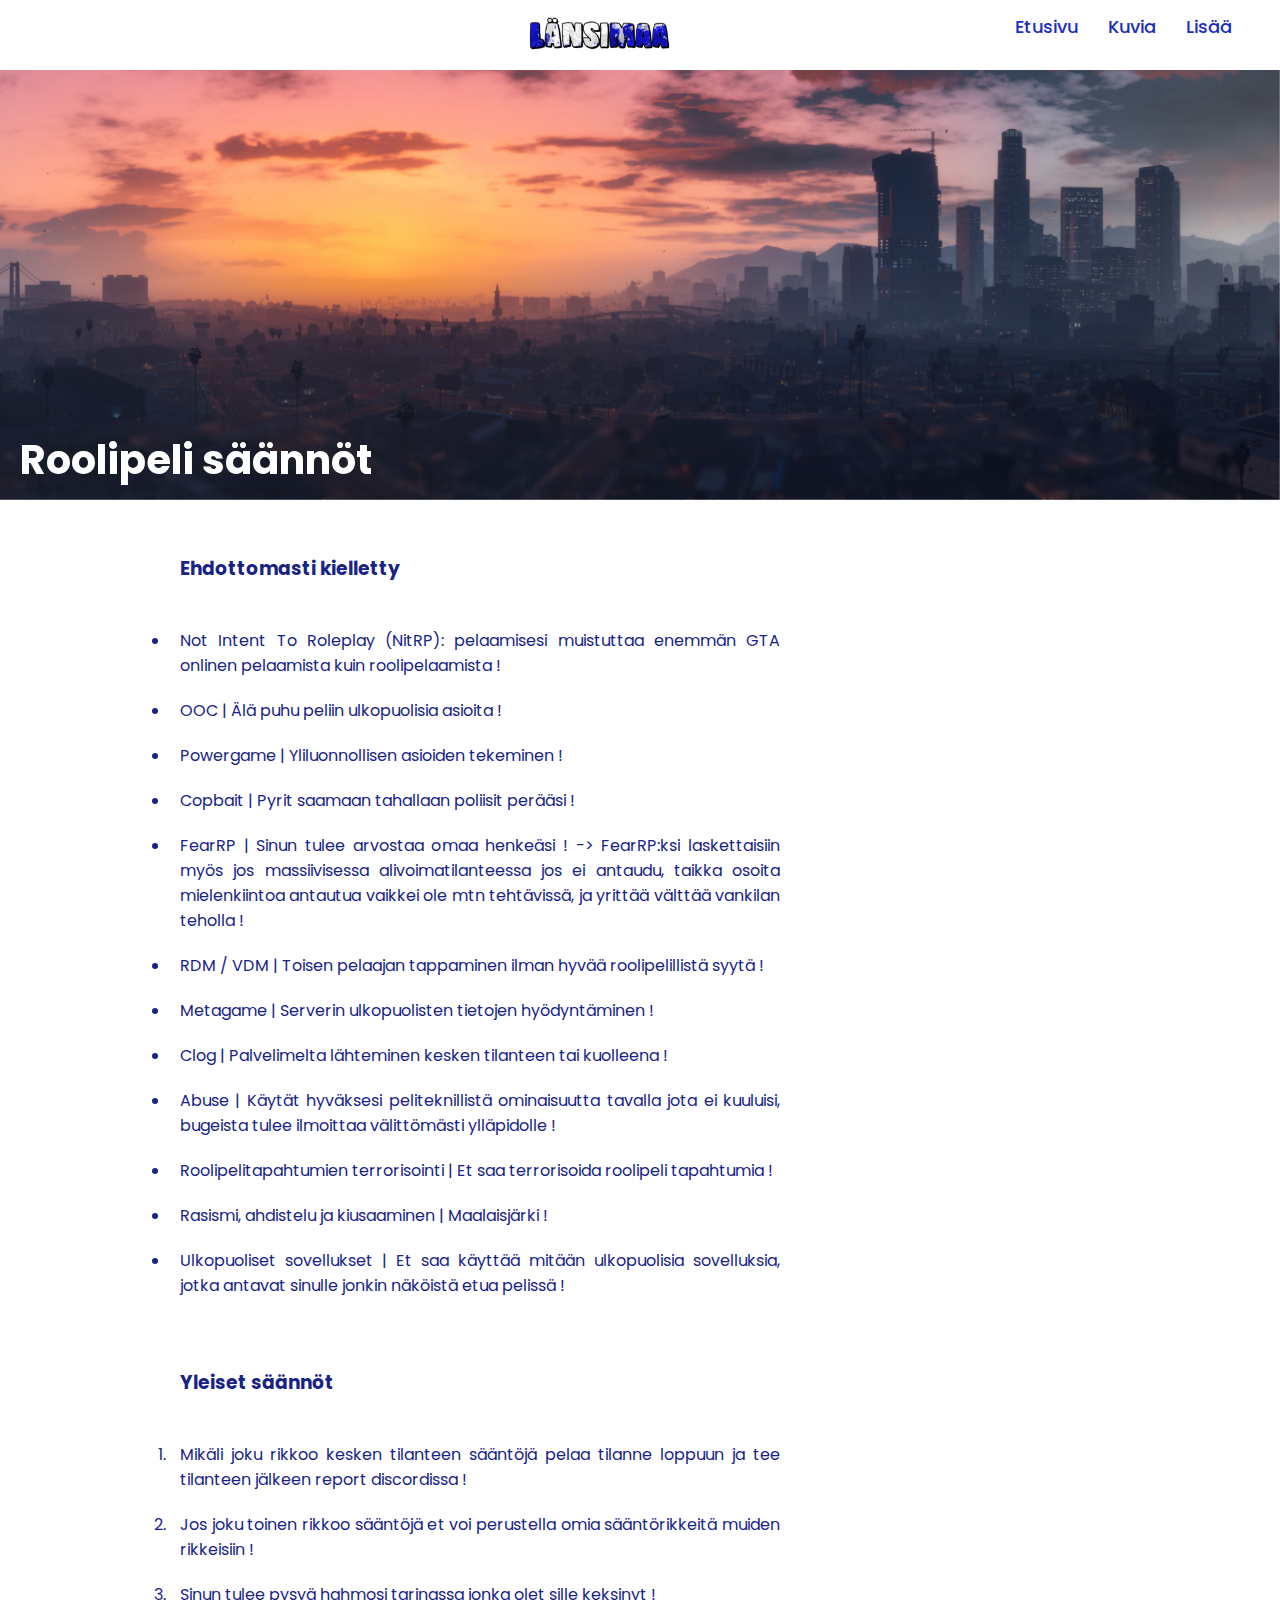
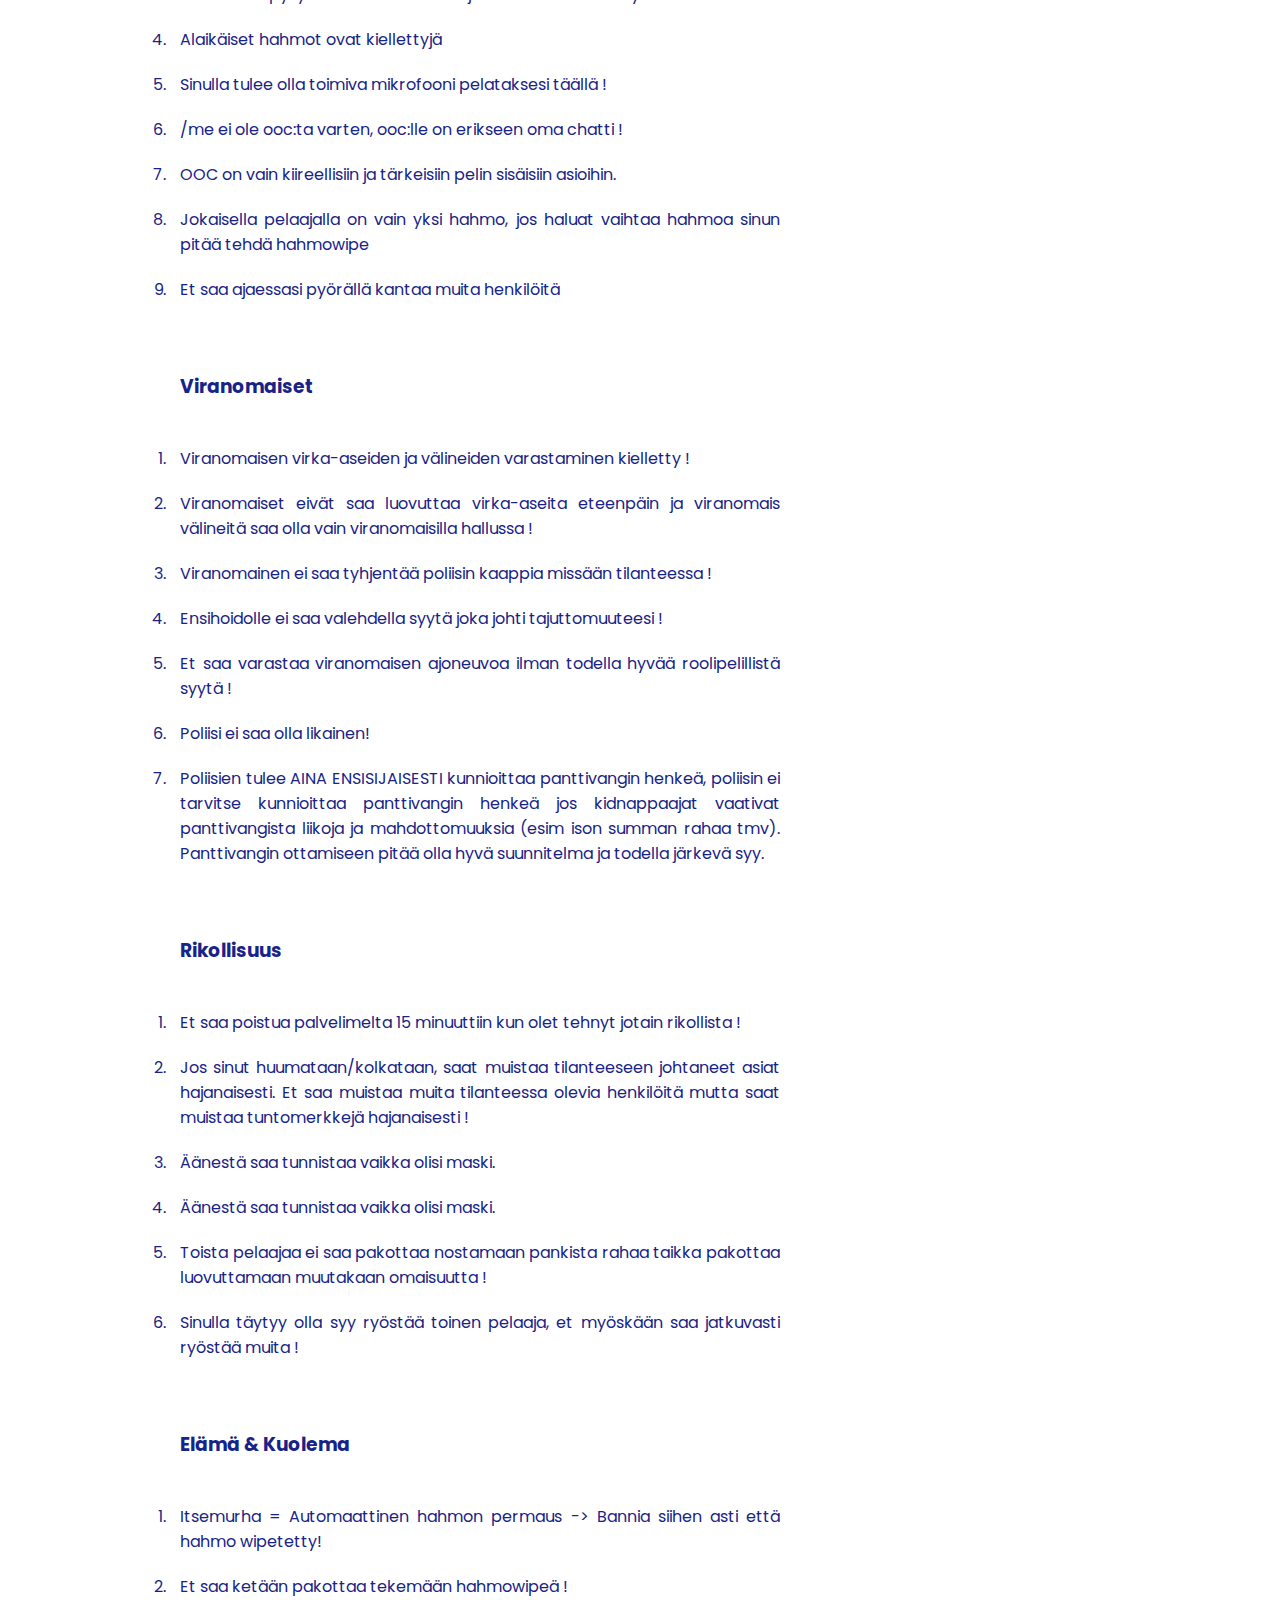
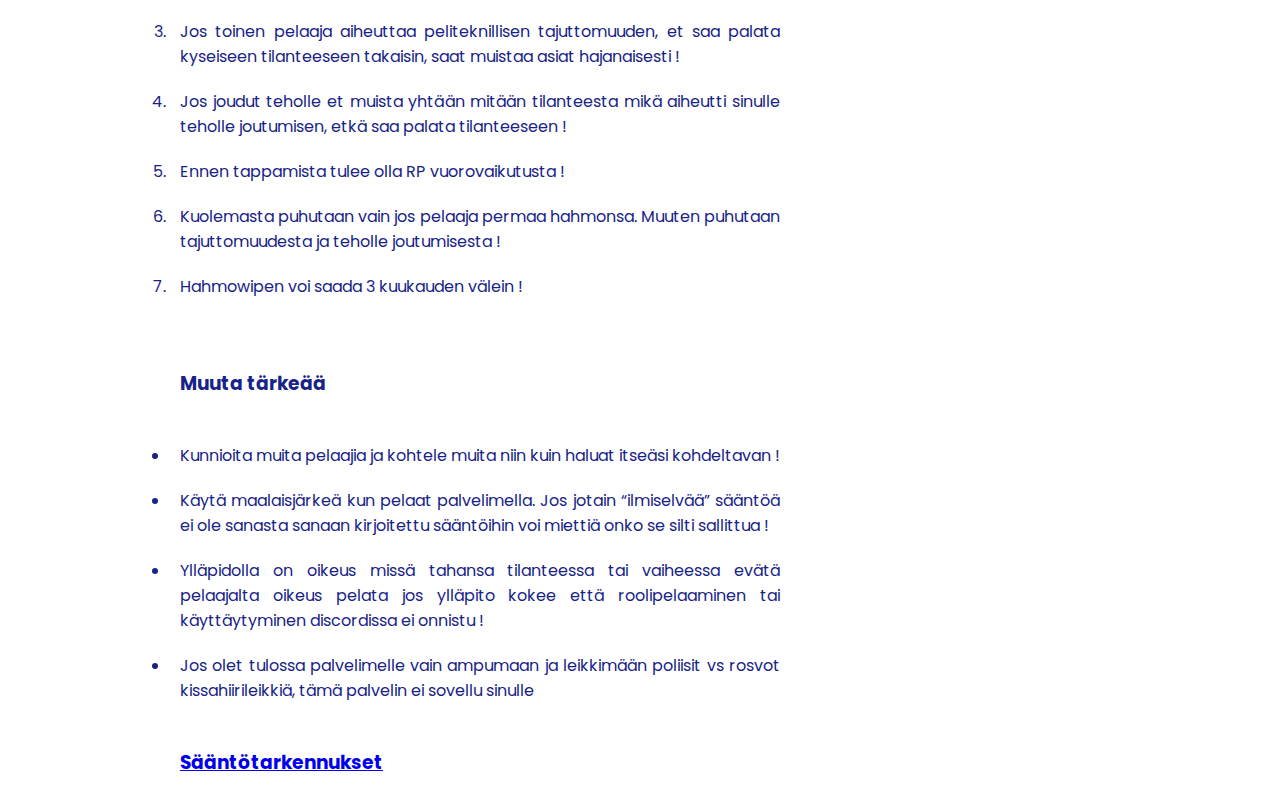
<file: rp-säännöt.html>
<!DOCTYPE html>
<head>
    <link href="css/säännöt.css" rel="stylesheet">
    <link href="css/ulkoasu.css" rel="stylesheet">
</head>
<body>
  <nav>
    <div class="wrapper">
      <div class="logo"><a href="#"></a></div>
      <input type="radio" name="slider" id="menu-btn">
      <input type="radio" name="slider" id="close-btn">
      <ul class="nav-links">
        <label for="close-btn" class="btn close-btn"><i class="fas fa-times"></i></label>
        <li><img src="img/länkkäri.png" width="30%" height="70%"></li>
        <li><a href="index.html">Etusivu</a></li>
        <li><a href="kuvia.html">Kuvia</a></li>

            <li>
              <a href="#" class="desktop-item">Lisää</a>
              <input type="checkbox" id="showMega">
              <label for="showMega" class="mobile-item">Mega Menu</label>
              <div class="mega-box">
                <div class="content">
                  <div class="row">
                    <img
                      class=kansik src="img/Lansimaa_logo_identity.png"
                      alt="">
                  </div>
                  <div class="row">
                    <header>Länsimaan säännöt</header>
                    <ul class="mega-links">
                      <li><a href="dc-säännöt.html">Discord säännöt</a></li>
                      <li><a href="rp-säännöt.html">Roolipeli säännöt</a></li>
                      <li><a target="_blank", href="https://drive.google.com/file/d/10idn3X-y6XdYLoh7VbAgaC2nbhBC8Htr/view">Käyttöehdot</a></li>
    
                    </ul>
                  </div>
                  <div class="row">
                    <header>Ota yhteyttä</header>
                    <ul class="mega-links">
                      <li><a href="mailto:Lansimaarp@gmail.com">Länsimaa sähköposti</a></li>
                      <li><a target="_blank", href="https://discord.com/channels/709622506922836030/1032260434394349598">Discord</a></li>
    
                    </ul>
                  </div>
                </div>
              </div>
            </li>
          </ul>
          <label for="menu-btn" class="btn menu-btn"><i class="fas fa-bars"></i></label>
        </div>
      </nav>
      <header class="hero"></header>
      <article>
        <h1>Roolipeli säännöt<span class="byline"></span></h1>
        <br>
        <ul>
          <h3 class="s">Ehdottomasti kielletty</h3>
          <br>
          <li class="s">Not Intent To Roleplay (NitRP): pelaamisesi muistuttaa enemmän GTA onlinen pelaamista kuin roolipelaamista !</li>
          <li class="s">OOC | Älä puhu peliin ulkopuolisia asioita !</li>
          <li class="s">Powergame | Yliluonnollisen asioiden tekeminen !</li>
          <li class="s">Copbait | Pyrit saamaan tahallaan poliisit perääsi !</li>
          <li class="s">FearRP | Sinun tulee arvostaa omaa henkeäsi ! -> FearRP:ksi laskettaisiin myös jos massiivisessa alivoimatilanteessa jos ei antaudu, taikka osoita mielenkiintoa antautua vaikkei ole mtn tehtävissä, ja yrittää välttää vankilan teholla !</li>
          <li class="s">RDM / VDM | Toisen pelaajan tappaminen ilman hyvää roolipelillistä syytä !</li>
          <li class="s">Metagame | Serverin ulkopuolisten tietojen hyödyntäminen !</li>
          <li class="s">Clog | Palvelimelta lähteminen kesken tilanteen tai kuolleena !</li>
          <li class="s">Abuse | Käytät hyväksesi peliteknillistä ominaisuutta tavalla jota ei kuuluisi, bugeista tulee ilmoittaa välittömästi ylläpidolle !</li>
          <li class="s">Roolipelitapahtumien terrorisointi | Et saa terrorisoida roolipeli tapahtumia !</li>
          <li class="s">Rasismi, ahdistelu ja kiusaaminen | Maalaisjärki !</li>
          <li class="s">Ulkopuoliset sovellukset | Et saa käyttää mitään ulkopuolisia sovelluksia, jotka antavat sinulle jonkin näköistä etua pelissä !</li>
          <br>
          <br>
        </ul>
        <h3 class="s">Yleiset säännöt</h3>
        <br>
        <ol>
          <li class="s">Mikäli joku rikkoo kesken tilanteen sääntöjä pelaa tilanne loppuun ja tee tilanteen jälkeen report discordissa !</li>
          <li class="s">Jos joku toinen rikkoo sääntöjä et voi perustella omia sääntörikkeitä muiden rikkeisiin !</li>
          <li class="s">Sinun tulee pysyä hahmosi tarinassa jonka olet sille keksinyt !</li>
          <li class="s">Alaikäiset hahmot ovat kiellettyjä</li>
          <li class="s">Sinulla tulee olla toimiva mikrofooni pelataksesi täällä !</li>
          <li class="s">/me ei ole ooc:ta varten, ooc:lle on erikseen oma chatti !</li>
          <li class="s">OOC on vain kiireellisiin ja tärkeisiin pelin sisäisiin asioihin.</li>
          <li class="s">Jokaisella pelaajalla on vain yksi hahmo, jos haluat vaihtaa hahmoa sinun pitää tehdä hahmowipe</li>
          <li class="s">Et saa ajaessasi pyörällä kantaa muita henkilöitä</li>
          <br>
          <br>
        </ol>
        <h3 class="s">Viranomaiset</h3>
        <br>
        <ol>
          <li class="s">Viranomaisen virka-aseiden ja välineiden varastaminen kielletty !</li>
          <li class="s">Viranomaiset eivät saa luovuttaa virka-aseita eteenpäin ja viranomais välineitä saa olla vain viranomaisilla hallussa !</li>
          <li class="s">Viranomainen ei saa tyhjentää poliisin kaappia missään tilanteessa !</li>
          <li class="s">Ensihoidolle ei saa valehdella syytä joka johti tajuttomuuteesi !</li>
          <li class="s">Et saa varastaa viranomaisen ajoneuvoa ilman todella hyvää roolipelillistä syytä !</li>
          <li class="s">Poliisi ei saa olla likainen!</li>
          <li class="s">Poliisien tulee AINA ENSISIJAISESTI kunnioittaa panttivangin henkeä, poliisin ei tarvitse kunnioittaa panttivangin henkeä jos kidnappaajat vaativat panttivangista liikoja ja mahdottomuuksia (esim ison summan rahaa tmv). Panttivangin ottamiseen pitää olla hyvä suunnitelma ja todella järkevä syy.</li>
        </ol>
        <br>
        <br>
        <h3 class="s">Rikollisuus</h3>
        <br>
        <ol>
          <li class="s">Et saa poistua palvelimelta 15 minuuttiin kun olet tehnyt jotain rikollista !</li>
          <li class="s">Jos sinut huumataan/kolkataan, saat muistaa tilanteeseen johtaneet asiat hajanaisesti. Et saa muistaa muita tilanteessa olevia henkilöitä mutta saat muistaa tuntomerkkejä hajanaisesti !</li>
          <li class="s">Äänestä saa tunnistaa vaikka olisi maski.</li>
          <li class="s">Äänestä saa tunnistaa vaikka olisi maski.</li>
          <li class="s">Toista pelaajaa ei saa pakottaa nostamaan pankista rahaa taikka pakottaa luovuttamaan muutakaan omaisuutta !</li>
          <li class="s">Sinulla täytyy olla syy ryöstää toinen pelaaja, et myöskään saa jatkuvasti ryöstää muita !</li>
        </ol>
        <br>
        <br>
        <h3 class="s">Elämä & Kuolema</h3>
        <br>
        <ol>
          <li class="s">Itsemurha = Automaattinen hahmon permaus -> Bannia siihen asti että hahmo wipetetty!</li>
          <li class="s">Et saa ketään pakottaa tekemään hahmowipeä !</li>
          <li class="s">Jos toinen pelaaja aiheuttaa peliteknillisen tajuttomuuden, et saa palata kyseiseen tilanteeseen takaisin, saat muistaa asiat hajanaisesti !</li>
          <li class="s">Jos joudut teholle et muista yhtään mitään tilanteesta mikä aiheutti sinulle teholle joutumisen, etkä saa palata tilanteeseen !</li>
          <li class="s">Ennen tappamista tulee olla RP vuorovaikutusta !</li>
          <li class="s">Kuolemasta puhutaan vain jos pelaaja permaa hahmonsa. Muuten puhutaan tajuttomuudesta ja teholle joutumisesta !</li>
          <li class="s">Hahmowipen voi saada 3 kuukauden välein !</li>
        </ol>
        <br>
        <br>
        <h3 class="s">Muuta tärkeää</h3>
        <br>
        <ul>
          <li class="s">Kunnioita muita pelaajia ja kohtele muita niin kuin haluat itseäsi kohdeltavan !</li>
          <li class="s">Käytä maalaisjärkeä kun pelaat palvelimella. Jos jotain “ilmiselvää” sääntöä ei ole sanasta sanaan kirjoitettu sääntöihin voi miettiä onko se silti sallittua !</li>
          <li class="s">Ylläpidolla on oikeus missä tahansa tilanteessa tai vaiheessa evätä pelaajalta oikeus pelata jos ylläpito kokee että roolipelaaminen tai käyttäytyminen discordissa ei onnistu !</li>
          <li class="s">Jos olet tulossa palvelimelle vain ampumaan ja leikkimään poliisit vs rosvot kissahiirileikkiä, tämä palvelin ei sovellu sinulle</li>
        </ul>
        <br>
        <h3 class="s"><a target="_blank" href="https://drive.google.com/file/d/1OLDM2n5Jz71bC0SyFEB_5AbfoQtI1jOO/view">Sääntötarkennukset</a></h3>
      </article>
      
</body>
</html>
</file>
<file: css/ulkoasu.css>
@import url('https://fonts.googleapis.com/css2?family=Poppins:wght@200;300;400;500;600;700&display=swap');

* {
    margin: 0;
    padding: 0;
    box-sizing: border-box;
    font-family: 'Poppins', sans-serif;
}

nav {
    position: fixed;
    z-index: 99;
    width: 100%;
    background: #ffffff;
}

nav .wrapper {
    position: relative;
    max-width: 1400px;
    padding: 0px 33px;
    height: 70px;
    line-height: 70px;
    margin: auto;
    display: flex;
    align-items: center;
    justify-content: space-between;
}

.wrapper .logo a {
    color: #1d2dbe;
    font-size: 30px;
    font-weight: 600;
    text-decoration: none;
}

.wrapper .nav-links {
    display: inline-flex;
}

.nav-links li {
    list-style: none;
}

.nav-links li a {
    color: #1d2dbe;
    text-decoration: none;
    font-size: 18px;
    font-weight: 500;
    padding: 9px 15px;
    border-radius: 5px;
    transition: all 0.3s ease;
}

.nav-links li a:hover {
    background: #83a4ff;
}

.nav-links .mobile-item {
    display: none;
}

.nav-links .drop-menu {
    position: absolute;
    background: #1d2dbe;
    width: 180px;
    line-height: 45px;
    top: 85px;
    opacity: 0;
    visibility: hidden;
    box-shadow: 0 6px 10px rgba(184, 184, 184, 0.15);
}

.nav-links li:hover .drop-menu,
.nav-links li:hover .mega-box {
    transition: all 0.3s ease;
    top: 70px;
    opacity: 1;
    visibility: visible;
}

.drop-menu li a {
    width: 100%;
    display: block;
    padding: 0 0 0 15px;
    font-weight: 400;
    border-radius: 0px;
}

.mega-box {
    position: absolute;
    left: 0;
    margin-left: 450px;
    width: 80%;
    padding: 0 30px;
    top: 85px;
    opacity: 0;
    visibility: hidden;
}

.mega-box .content {
    background: #ffffff;
    padding: 25px 20px;
    display: flex;
    width: 100%;
    justify-content: space-between;
    box-shadow: 0 6px 10px rgba(255, 255, 255, 0.15);
    border-radius: 0px 0px 20px 20px;
}

.mega-box .content .row {
    width: calc(25% - 30px);
    line-height: 45px;
}

.content .row img {
    width: 100%;
    height: 100%;
    object-fit: cover;
}

.content .row header {
    color: #1d2dbe;
    font-size: 20px;
    font-weight: 500;
}

.content .row .mega-links {
    margin-left: -40px;
    border-left: 1px solid rgba(255, 255, 255, 0.09);
}

.row .mega-links li {
    padding: 0 20px;
}

.row .mega-links li a {
    padding: 0px;
    padding: 0 20px;
    color: #1d2dbe;
    font-size: 17px;
    display: block;
}

.row .mega-links li a:hover {
    color: #f2f2f2;
}

.wrapper .btn {
    color: #fff;
    font-size: 20px;
    cursor: pointer;
    display: none;
}

.wrapper .btn.close-btn {
    position: absolute;
    right: 30px;
    top: 10px;
}

@media screen and (max-width: 970px) {
    .wrapper .btn {
        display: block;
    }

    .wrapper .nav-links {
        position: fixed;
        height: 100vh;
        width: 100%;
        max-width: 350px;
        top: 0;
        left: -100%;
        background: #1d2dbe;
        display: block;
        padding: 50px 10px;
        line-height: 50px;
        overflow-y: auto;
        box-shadow: 0px 15px 15px rgba(0, 0, 0, 0.18);
        transition: all 0.3s ease;
    }

    ::-webkit-scrollbar {
        width: 10px;
    }

    ::-webkit-scrollbar-track {
        background: #83a4ff;
    }

    ::-webkit-scrollbar-thumb {
        background: #83a4ff;
    }

    #menu-btn:checked~.nav-links {
        left: 0%;
    }

    #menu-btn:checked~.btn.menu-btn {
        display: none;
    }

    #close-btn:checked~.btn.menu-btn {
        display: block;
    }

    .nav-links li {
        margin: 15px 10px;
    }

    .nav-links li a {
        padding: 0 20px;
        display: block;
        font-size: 20px;
    }

    .nav-links .drop-menu {
        position: static;
        opacity: 1;
        top: 65px;
        visibility: visible;
        padding-left: 20px;
        width: 100%;
        max-height: 0px;
        overflow: hidden;
        box-shadow: none;
        transition: all 0.3s ease;
    }

    #showDrop:checked~.drop-menu,
    #showMega:checked~.mega-box {
        max-height: 100%;
    }

    .nav-links .desktop-item {
        display: none;
    }

    .nav-links .mobile-item {
        display: block;
        color: #f2f2f2;
        font-size: 20px;
        font-weight: 500;
        padding-left: 20px;
        cursor: pointer;
        border-radius: 5px;
        transition: all 0.3s ease;
    }

    .nav-links .mobile-item:hover {
        background: #1d2dbe;
    }

    .drop-menu li {
        margin: 0;
    }

    .drop-menu li a {
        border-radius: 5px;
        font-size: 18px;
    }

    .mega-box {
        position: static;
        top: 65px;
        opacity: 1;
        visibility: visible;
        padding: 0 20px;
        max-height: 0px;
        overflow: hidden;
        transition: all 0.3s ease;
    }

    .mega-box .content {
        box-shadow: none;
        flex-direction: column;
        padding: 20px 20px 0 20px;
    }

    .mega-box .content .row {
        width: 100%;
        margin-bottom: 15px;
        border-top: 1px solid rgba(255, 255, 255, 0.08);
    }

    .mega-box .content .row:nth-child(1),
    .mega-box .content .row:nth-child(2) {
        border-top: 0px;
    }

    .content .row .mega-links {
        border-left: 0px;
        padding-left: 15px;
    }

    .row .mega-links li {
        margin: 0;
    }

    .content .row header {
        font-size: 19px;
    }
}

nav input {
    display: none;
}

.body-text {
    position: absolute;
    top: 50%;
    left: 50%;
    transform: translate(-50%, -50%);
    width: 100%;
    text-align: center;
    padding: 0 30px;
}

.body-text div {
    font-size: 45px;
    font-weight: 600;
}


.laatikko {

    width: 150px;
    height: 150px;  
    padding: 50px;
    border: 1px;
    overflow: hidden;
    position: absolute;
    display: inline;
    box-shadow: 0px 20px 53px -30px rgba(131, 138, 214, 0.567);
    border-radius: 10px;
    background: #cae7ff24;
    mix-blend-mode: normal;
    backdrop-filter: blur(15px);
    top: 500px;
    left: 150px;

} 

.card {
    width: fit-content;
    height: fit-content;
    background-color: rgb(238, 238, 238);
    display: flex;
    align-items: center;
    justify-content: center;
    padding: 25px 25px;
    gap: 20px;
    box-shadow: 0px 0px 20px rgba(0, 0, 0, 0.055);
  }
  .logoo{
    border-radius: 10px;
    position: absolute;
    top: 100px;
    left: 1000px;
    width: 20%;
}
.taustak {
    width: 100%;
    height: 100%;
    filter:blur(3px)

}
</file>
<file: css/Etusivuohje.css>
@import url("https://fonts.googleapis.com/css?family=Open+Sans:400,400i,700");

.timeline {

    width: 355px;
    height: 696px;
    background: #7bc3ff24;
    mix-blend-mode: normal;
    backdrop-filter: blur(15px);
    overflow: hidden;
    position: absolute;
    top: 144px;
    left: 100px;
    margin-left: 71px;
    box-shadow: 0px 20px 53px -30px rgba(95, 102, 173, 0.566816);
    border-radius: 10px;
    


    h3 {
        font-style: normal;
        font-weight: bold;
        font-size: 30px;
        line-height: 30px;
        color: #28229e;
        margin-left: 66px;
        margin-top: 40px;
    }

    .box {
        
        width: 100%;
        height: 509px;
        background: #7bc4ff09;
        margin-top: 99.5px;
       

        .container {

            width: 100%;
            height: 357px;
            display: flex;

            .lines {
                margin-left: 40px;
                margin-top: 6px;


                .dot {
                    width: 14px;
                    height: 14px;
                    background: #00218d;
                    border-radius: 7px;
                }

                .line {
                    height: 97px;
                    width: 2px;
                    background: #00218d;
                    margin-left: 5.3px;
                }
            }

            .cards {

                margin-left: 12px;
                margin-top: 30px;
                transform: translateY(-50px);

                .card {
                    width: 249px;
                    height: 87px;
                    padding-top: 25px;
                    background: #FFFFFF;
                    box-shadow: 0 2px 2px 0 #eeeeee40;
                    border-radius: 10px;
                    box-shadow: 0px 16px 15px -10px rgba(105, 96, 215, 0.0944602);
                    margin-bottom: 24px;


                    p {
                        font-size: 17px;
                        line-height: 22px;
                        color: #28229e;
                        margin-left: 2px;
                        align-items: center;
                    }
                }
            }
        
        }

        .bottom {
            width: 100%;
            height: 107px;
            background: #fff;
            box-shadow: 0 0 2px #eeeeee50;
            padding-top: 45px;

            .btn {
                width: 249px;
                height: 62px;
                background: #FFFFFF40;
                mix-blend-mode: normal;
                cursor: pointer;
                border: 1px solid #8260D780;
                border-radius: 5px;

                display: flex;
                align-items: center;
                justify-content: center;
                font-family: Open Sans;
                font-style: normal;
                font-weight: bold;
                font-size: 14px;
                line-height: 19px;
                color: #2B2862;

                margin-left: 53px;
                transition: 0.3s;
                background: #2B2862;
                color: #fff;
                border-color: #2B2862;

                &:hover {
                    transform: scale(1.03)
                }
            }
        }
    }
}

.timeline2 {
    width: 1060px;
    height: 450px;
    background: #7bc3ff24;
    mix-blend-mode: normal;
    backdrop-filter: blur(35px);
    overflow: hidden;
    position: absolute;
    top: 264px;
    left: 600px;
    margin-left: 71px;
    box-shadow: 0px 20px 53px -30px rgba(95, 102, 173, 0.566816);
    border-radius: 10px;
    
    h3 .ö {
        font-style: normal;
        font-weight: bold;
        font-size: 30px;
        line-height: 30px;
        color: #130e79;
        margin-left: 66px;
        margin-top: 40px;
        
    }
}
.ö {
    font-size: 17px;
    line-height: 22px;
    color: #ffffff;
    margin-left: 42px;
    align-items: center;
    
}

.timeline3 {
    width: 1060px;
    height: 110px;
    background: #7bc3ff24;
    mix-blend-mode: normal;
    backdrop-filter: blur(35px);
    overflow: hidden;
    position: absolute;
    top: 730px;
    left: 600px;
    margin-left: 71px;
    box-shadow: 0px 20px 53px -30px rgba(95, 102, 173, 0.566816);
    border-radius: 10px;
}
h3, .glow {
    font-style: normal;
    font-weight: bold;
    font-size: 30px;
    line-height: 30px;
    margin-left: 66px;
    margin-top: 30px;
    color: white;

}

.j {
    font-size: 17px;
    line-height: 22px;
    color: #ffffff;
    margin-left: 42px;
    align-items: center;
    
}
.timeline4 {
    width: 160px;
    height: 100px;
    background: #7bc3ff24;
    mix-blend-mode: normal;
    backdrop-filter: blur(35px);
    overflow: hidden;
    position: absolute;
    top: 864px;
    left: 1500px;
    margin-left: 71px;
    box-shadow: 0px 20px 53px -30px rgba(95, 102, 173, 0.566816);
    border-radius: 10px;
}
.timeline5 {
    width: 130px;
    height: 25px;
    background: #7bc3ff24;
    mix-blend-mode: normal;
    backdrop-filter: blur(35px);
    overflow: hidden;
    position: absolute;
    top: 990px;
    left: 1520px;
    margin-left: 71px;
    box-shadow: 0px 20px 53px -30px rgba(95, 102, 173, 0.566816);
    border-radius: 10px;
    color:#d4d4d4;
    
    
}

.tiktok, .discord {
    width: 1.5%;
    background-color: #d62976;
    border-radius: 3px;
    align-items: center;
    display: flex;
    justify-content: center;
    position: relative;
}
</file>
<file: css/media.css>
.wrapper {
    display: inline-flex;
    list-style: none;
    height: 120px;
    width: 100%;
    padding-top: 15px;
    font-family: "Poppins", sans-serif;
    justify-content: center;
  }
  
  .wrapper .icon {
    position: relative;
    background: #fff;
    border-radius: 50%;
    margin: 10px;
    width: 50px;
    height: 50px;
    font-size: 18px;
    display: flex;
    justify-content: center;
    align-items: center;
    flex-direction: column;
    box-shadow: 0 10px 10px rgba(0, 0, 0, 0.1);
    cursor: pointer;
    transition: all 0.2s cubic-bezier(0.68, -0.55, 0.265, 1.55);
  }
  

  
  .wrapper .icon:hover span {
    text-shadow: 0px -1px 0px rgba(0, 0, 0, 0.1);
  }
  
  .wrapper .tiktok:hover{
    background: #fc447b;
    color: #fff;
  }
  
  .wrapper .discord:hover{
    background: #1da1f2;
    color: #fff;
  }
  a:visited{
    background-color:#fff
  }
</file>
<file: css/säännöt.css>
html,
body {
  margin: 0;
}

body {
  font-family: "Helvetica Neue", "Helvetica", "Arial", sans-serif;
}

.hero {
  background-image: url(taustakuva3.jpg);
  background-size: cover;
  background-repeat: no-repeat;
  height: 500px;
  position: sticky;
  top: 0;
  z-index: 0;
}

article {
  position: relative;
  z-index: 1;
  background: rgb(255, 255, 255);
  padding: 20px;
  h1 {
    margin-top: -100px;
    margin-left: -20px;
    margin-bottom: 20px;
    width: 100%;
    padding: 20px 20px 10px 20px;
    font-size: 40px;
    line-height: 40px;
    position: sticky;
    top: 0px;
    backdrop-filter: blur(2px);
    background-image: linear-gradient(
      to top,
      rgba(black, 0.75),
      rgba(black, 0.6)
    );
    color: white;
    text-shadow: 3px 3px 10px rgba(black, 0.5);
    .byline {
      font-size: 14px;
    }
  }
  p {
    margin: 0 0 20px 0;
  }
  li {
    color: rgb(24, 35, 136);
  }
  h3 {
    color:rgb(24, 35, 136);
  }
}
.s {
    text-align: justify;
    padding: 10px;
    width: 50%;
    margin-left: 150px;
}
</file>
